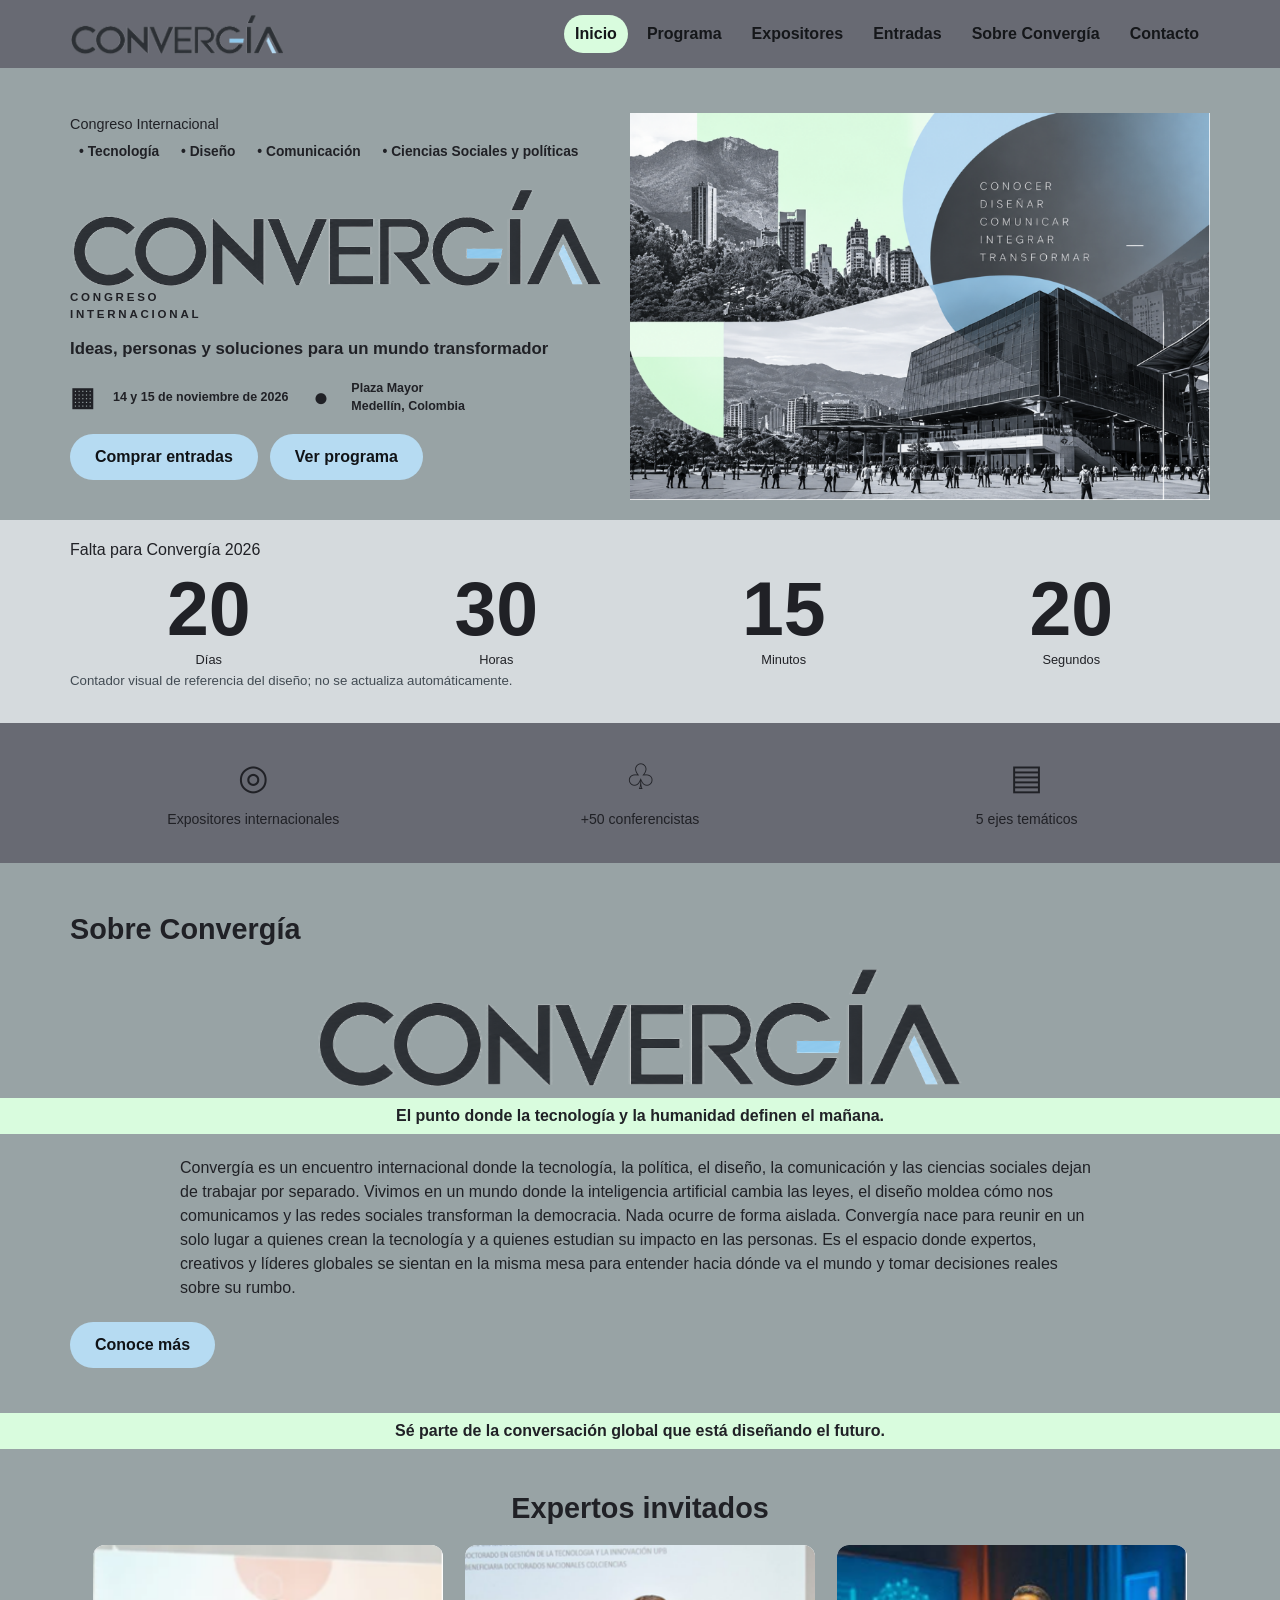
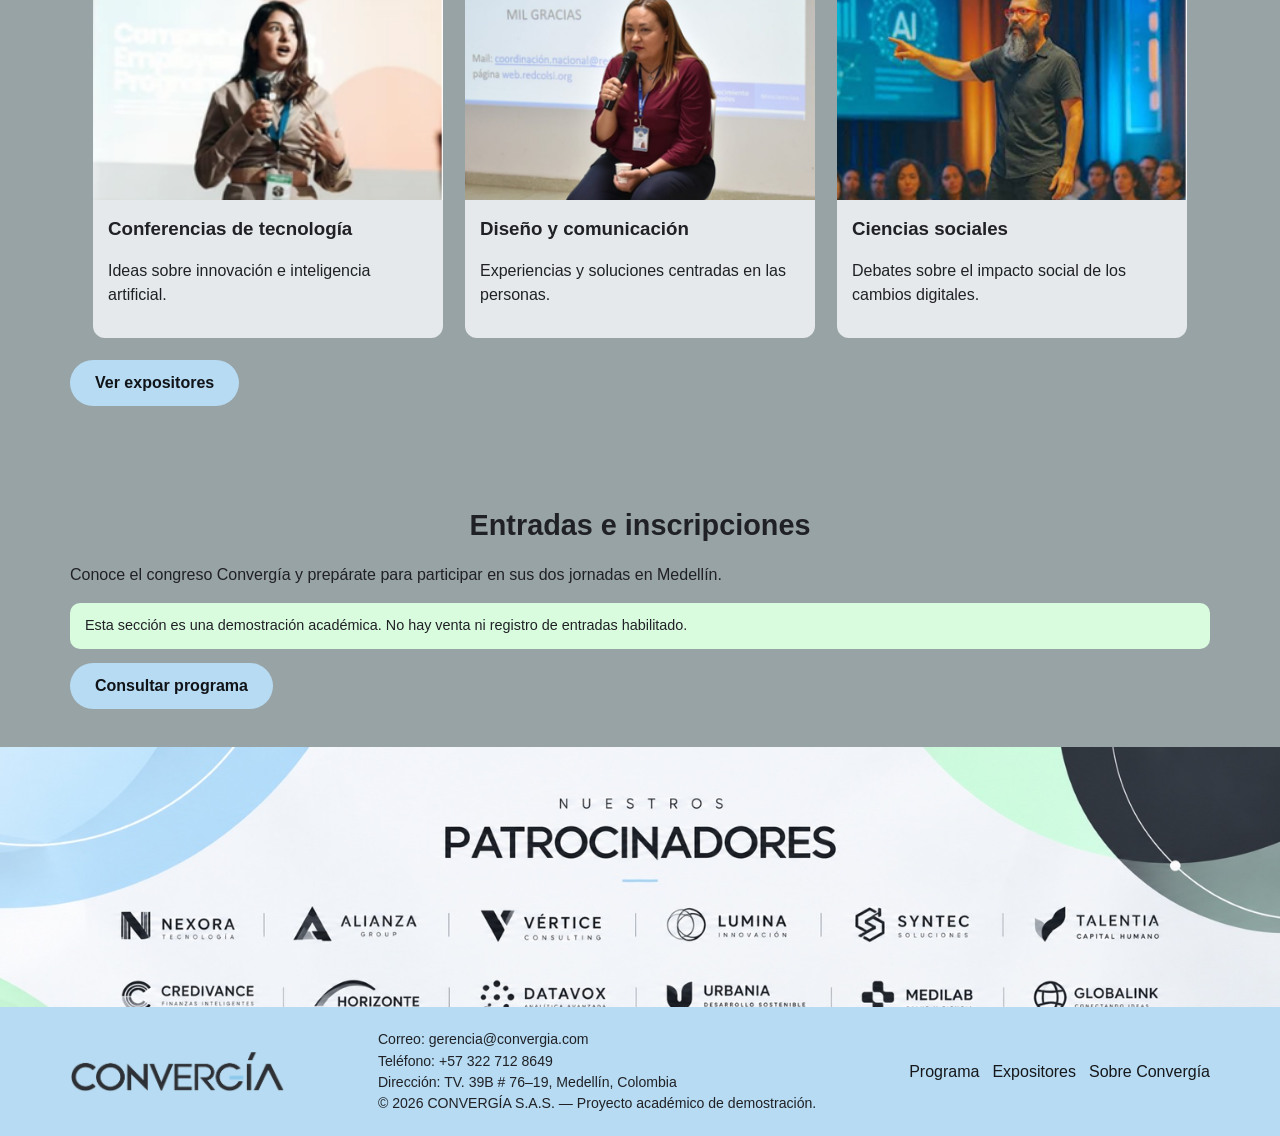
<file: index.html>
<!DOCTYPE html>

<html lang="es">
<head>
    <meta charset="utf-8"/><meta content="width=device-width, initial-scale=1.0" name="viewport"/>
    <meta content="Convergía, Congreso Internacional de Tecnología, Diseño, Comunicación y Ciencias Sociales en Medellín." name="description"/>
      <title>Convergía | Inicio</title>
      <link href="css/estilos.css" rel="stylesheet"/>
</head>
<body>
<header class="cabecera">
    <div class="contenedor cabecera-interior">
        <a aria-label="Convergía, inicio" class="marca" href="index.html">
            <img alt="Convergía" src="img/logo-convergia.png"/>
        </a>
        <input class="menu-control" id="abrir-menu" type="checkbox"/>
        <label aria-label="Abrir menú" class="menu-icono" for="abrir-menu">☰</label>
        <nav aria-label="Navegación principal" class="navegacion">
            <a class="activo" href="index.html">Inicio</a><a href="programa.html">Programa</a>
            <a href="expositores.html">Expositores</a>
            <a href="#entradas">Entradas</a>
            <a href="#sobre">Sobre Convergía</a>
            <a href="#contacto">Contacto</a>
        </nav>
    </div>
</header>
<main>
<section class="portada">
    <div class="contenedor">
        <div class="portada-layout">
            <div class="portada-texto">
                <p class="etiqueta">Congreso Internacional</p>
                <p class="temas">
                    <span>• Tecnología</span>
                    <span>• Diseño</span>
                    <span>• Comunicación</span>
                    <span>• Ciencias Sociales y políticas</span>
                </p>
                <div class="titulo-portada">
                    <h1><img alt="Convergía" src="img/logo-convergia.png"/></h1>
                    <p>CONGRESO<br/>INTERNACIONAL</p>
                </div>
                    <p class="subtitulo">Ideas, personas y soluciones para un mundo transformador</p>
                    <div class="datos">
                        <div class="dato">
                            <span aria-hidden="true" class="simbolo">▦</span>
                            <span>14 y 15 de noviembre de 2026</span>
                        </div>
                        <div class="dato"><span aria-hidden="true" class="simbolo">●</span>
                            <span>Plaza Mayor<br/>Medellín, Colombia</span>
                        </div>
                    </div>
                    <div class="acciones">
                        <a class="boton" href="#entradas">Comprar entradas</a>
                        <a class="boton" href="programa.html">Ver programa</a>
                    </div>
                </div>
                <div class="portada-imagen"><img alt="Composición visual de Medellín y Plaza Mayor, sede del congreso Convergía" 
                    src="img/medellin.png"/>
                </div>
            </div>
        </div>
    </section>
<section aria-label="Cuenta regresiva ilustrativa" class="contador">
    <div class="contenedor">
        <p>Falta para Convergía 2026</p>
        <div class="contador-grid">
            <div><strong>20</strong>
                <small>Días</small>
            </div>
            <div>
                <strong>30</strong>
                <small>Horas</small>
            </div>
            <div>
                <strong>15</strong>
                <small>Minutos</small>
            </div>
            <div>
                <strong>20</strong>
                <small>Segundos</small>
            </div>
        </div>
        <p class="nota">Contador visual de referencia del diseño; no se actualiza automáticamente.</p>
    </div>
</section>
<section class="estadisticas">
    <div class="contenedor estadisticas-grid">
        <div class="estadistica">
            <div class="simbolo">◎
        </div>
            <p>Expositores internacionales</p>

        </div>
        <div class="estadistica">
            <div class="simbolo">♧</div>
            <p>+50 conferencistas</p>
        </div>
        <div class="estadistica">
            <div class="simbolo">▤

        </div>
        <p>5 ejes temáticos</p>
    </div>
</div>
</section>
<section class="sobre" id="sobre">
    <div class="contenedor">
        <h2>Sobre Convergía</h2>
        <div class="marca-grande">
            <img alt="Convergía" src="img/logo-convergia.png"/>
        </div>
    </div>
    <div class="franja">El punto donde la tecnología y la humanidad definen el mañana.</div>
    <div class="contenedor">
        <p class="descripcion">Convergía es un encuentro internacional donde la tecnología, la política, el diseño, la comunicación y las ciencias sociales dejan de trabajar por separado. Vivimos en un mundo donde la inteligencia artificial cambia las leyes, el diseño moldea cómo nos comunicamos y las redes sociales transforman la democracia. Nada ocurre de forma aislada. Convergía nace para reunir en un solo lugar a quienes crean la tecnología y a quienes estudian su impacto en las personas. Es el espacio donde expertos, creativos y líderes globales se sientan en la misma mesa para entender hacia dónde va el mundo y tomar decisiones reales sobre su rumbo.</p>
        <a class="boton" href="#contacto">Conoce más</a>
    </div>
</section>
<div class="franja">Sé parte de la conversación global que está diseñando el futuro.</div>
<section class="seccion" id="expertos">
    <div class="contenedor">
        <h2>Expertos invitados</h2>
        <div class="expertos">
            <article class="experto">
                <div class="retrato retrato-foto">
                    <img alt="Fotografía de expositor invitado 1" src="img/expositor-1.png"/>
                </div>
                <div class="detalle">
                    <h3>Conferencias de tecnología</h3>
                    <p>Ideas sobre innovación e inteligencia artificial.</p>
                </div>
            </article>
            <article class="experto">
                <div class="retrato retrato-foto">
                    <img alt="Fotografía de expositor invitado 2" src="img/expositor-2.png"/>
                </div>
                <div class="detalle">
                    <h3>Diseño y comunicación</h3>
                    <p>Experiencias y soluciones centradas en las personas.</p>
                </div>
            </article>
            <article class="experto">
                <div class="retrato retrato-foto">
                    <img alt="Fotografía de expositor invitado 3" src="img/expositor-3.png"/>
                </div>
                <div class="detalle">
                    <h3>Ciencias sociales</h3>
                    <p>Debates sobre el impacto social de los cambios digitales.</p>
                </div>
            </article>
        </div>
        <div class="enlaces-internos">
            <a class="boton" href="expositores.html">Ver expositores</a>
        </div>
    </div>
</section>
<section class="seccion" id="entradas">
    <div class="contenedor">
        <h2>Entradas e inscripciones</h2>
        <p>Conoce el congreso Convergía y prepárate para participar en sus dos jornadas en Medellín.</p>
        <p class="aviso">Esta sección es una demostración académica. No hay venta ni registro de entradas habilitado.</p>
        <a class="boton" href="programa.html">Consultar programa</a>
    </div>
</section>
<section aria-label="Patrocinadores de demostración" class="patrocinadores">
    <img alt="Composición gráfica de patrocinadores ficticios y propuesta visual del pie de página" src="img/patrocinadores-footer.jpg"/></section>
</main>
<footer class="pie" id="contacto">
    <div class="contenedor pie-interior">
        <a class="marca" href="index.html">
            <img alt="Convergía" src="img/logo-convergia.png"/>
        </a>
        <div>
            <p>Correo: gerencia@convergia.com</p>
            <p>Teléfono: +57 322 712 8649</p>
            <p>Dirección: TV. 39B # 76–19, Medellín, Colombia</p>
            <p>© 2026 CONVERGÍA S.A.S. — Proyecto académico de demostración.</p>
        </div>
        <nav aria-label="Enlaces del pie">
            <a href="programa.html">Programa</a>
            <a href="expositores.html">Expositores</a>
            <a href="#sobre">Sobre Convergía</a>
        </nav>
    </div>
</footer>
</body>
</html>
</file>
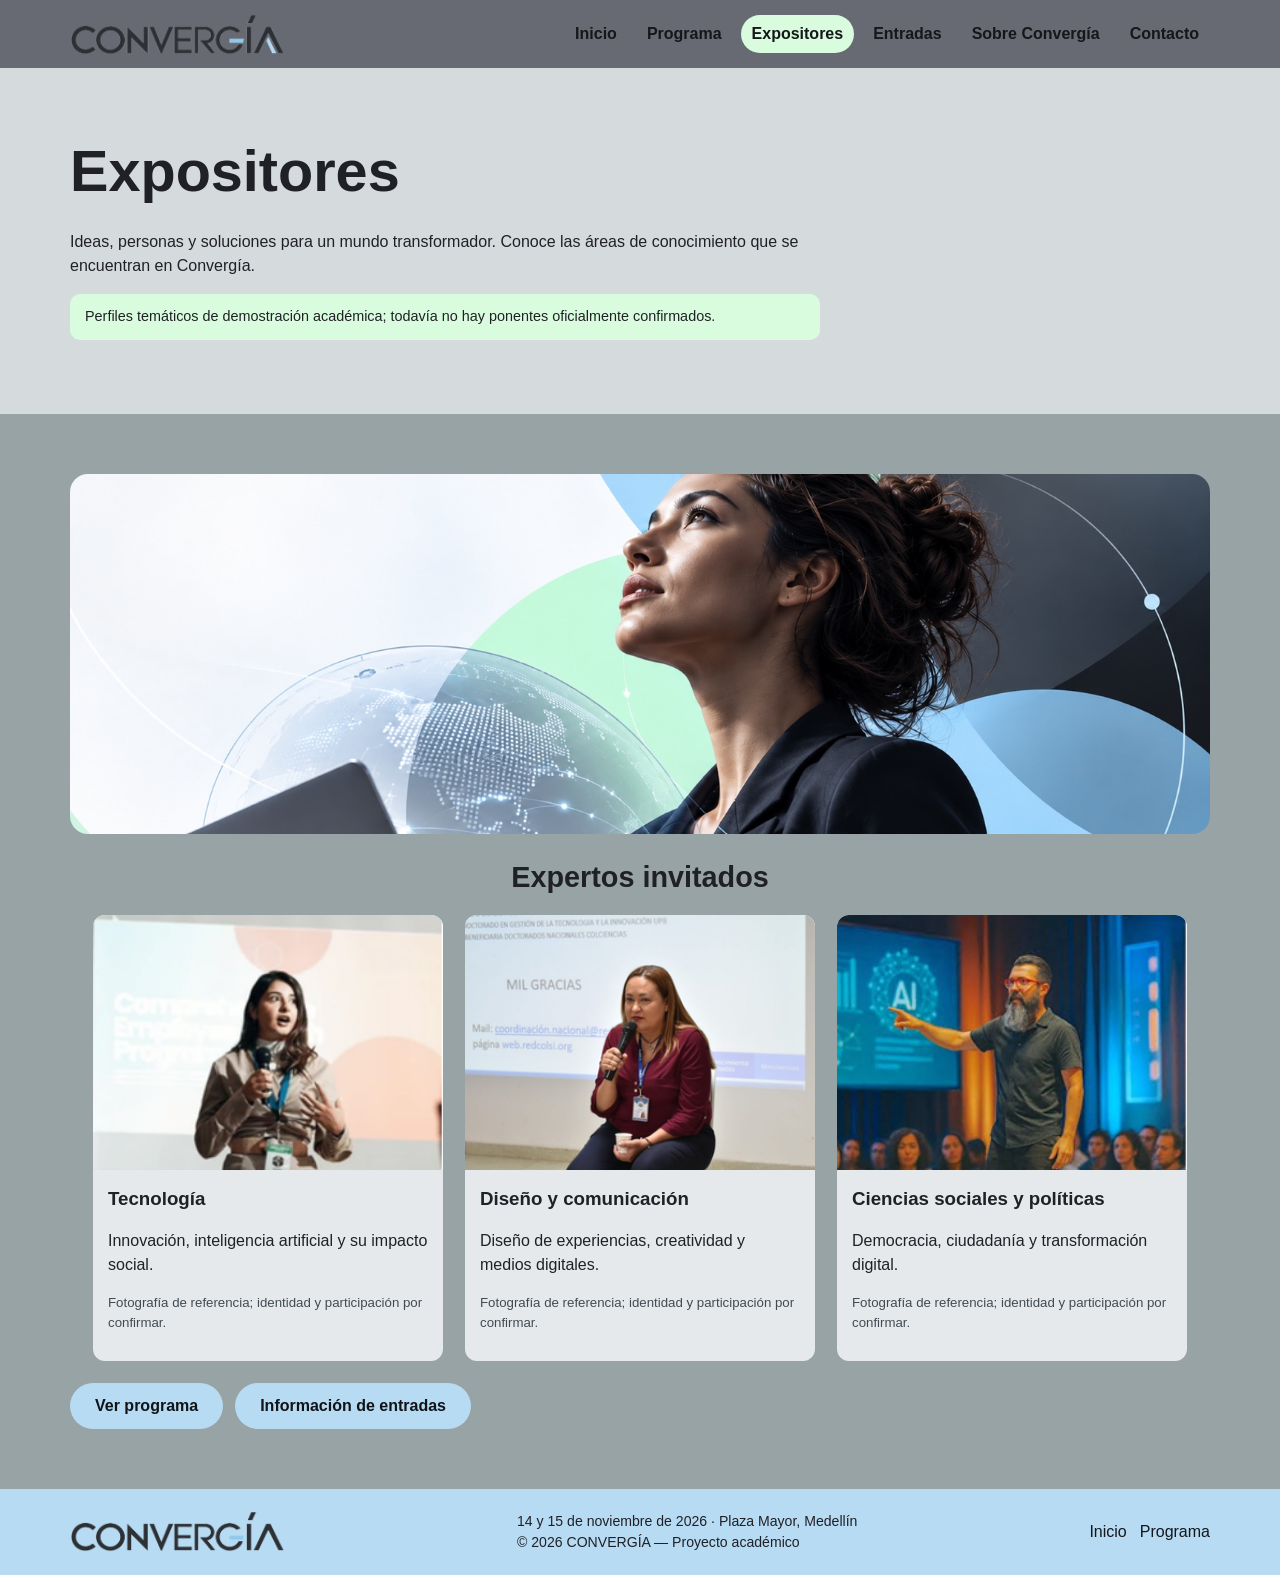
<file: expositores.html>
<!DOCTYPE html>
<html lang="es">
    <head>
        <meta charset="utf-8"/>
        <meta content="width=device-width, initial-scale=1.0" name="viewport"/>
        <title>Convergía | Expositores</title>
        <link href="css/estilos.css" rel="stylesheet"/>
    </head>
    <body>
        <header class="cabecera">
            <div class="contenedor cabecera-interior">
                <a class="marca" href="index.html">
                    <img alt="Convergía" src="img/logo-convergia.png"/>
                </a>
                <input class="menu-control" id="abrir-menu" type="checkbox"/>
                <label aria-label="Abrir menú" class="menu-icono" for="abrir-menu">☰</label>
                <nav class="navegacion">
                    <a href="index.html">Inicio</a>
                    <a href="programa.html">Programa</a>
                    <a class="activo" href="expositores.html">Expositores</a>
                    <a href="index.html#entradas">Entradas</a>
                    <a href="index.html#sobre">Sobre Convergía</a>
                    <a href="index.html#contacto">Contacto</a>
                </nav>
            </div>
        </header>
        <main>
            <section class="pagina-titulo">
                <div class="contenedor">
                    <h1>Expositores</h1>
                    <p>Ideas, personas y soluciones para un mundo transformador. Conoce las áreas de conocimiento que se encuentran en Convergía.</p>
                    <p class="aviso">Perfiles temáticos de demostración académica; todavía no hay ponentes oficialmente confirmados.</p>
                </div>
            </section>
            <section class="seccion">
                <div class="contenedor">
                    <img alt="Profesional con tableta y representación digital del mundo" class="interior-imagen" src="img/tecnologia.jpg"/>
                    <h2>Expertos invitados</h2>
                    <div class="expertos">
                        <article class="experto">
                            <div class="retrato retrato-foto">
                                <img alt="Fotografía de expositor invitado 1" src="img/expositor-1.png"/>
                            </div>
                            <div class="detalle">
                                <h3>Tecnología</h3>
                                <p>Innovación, inteligencia artificial y su impacto social.</p>
                                <p class="nota">Fotografía de referencia; identidad y participación por confirmar.</p>
                            </div>
                        </article>
                        <article class="experto">
                            <div class="retrato retrato-foto">
                                <img alt="Fotografía de expositor invitado 2" src="img/expositor-2.png"/>
                            </div>
                            <div class="detalle">
                                <h3>Diseño y comunicación</h3>
                                <p>Diseño de experiencias, creatividad y medios digitales.</p>
                                <p class="nota">Fotografía de referencia; identidad y participación por confirmar.</p>
                            </div>
                        </article>
                        <article class="experto">
                            <div class="retrato retrato-foto">
                                <img alt="Fotografía de expositor invitado 3" src="img/expositor-3.png"/>
                            </div>
                            <div class="detalle">
                                <h3>Ciencias sociales y políticas</h3>
                                <p>Democracia, ciudadanía y transformación digital.</p>
                                <p class="nota">Fotografía de referencia; identidad y participación por confirmar.</p>
                            </div>
                        </article>
                    </div>
                    <div class="enlaces-internos">
                        <a class="boton" href="programa.html">Ver programa</a>
                        <a class="boton" href="index.html#entradas">Información de entradas</a>
                    </div>
                </div>
            </section>
        </main>
        <footer class="pie">
            <div class="contenedor pie-interior">
                <a class="marca" href="index.html">
                    <img alt="Convergía" src="img/logo-convergia.png"/>
                </a>
                <p>14 y 15 de noviembre de 2026 · Plaza Mayor, Medellín<br/>© 2026 CONVERGÍA — Proyecto académico</p>
                <nav>
                    <a href="index.html">Inicio</a>
                    <a href="programa.html">Programa</a>
                </nav>
            </div>
        </footer>
    </body>
    </html>
</file>
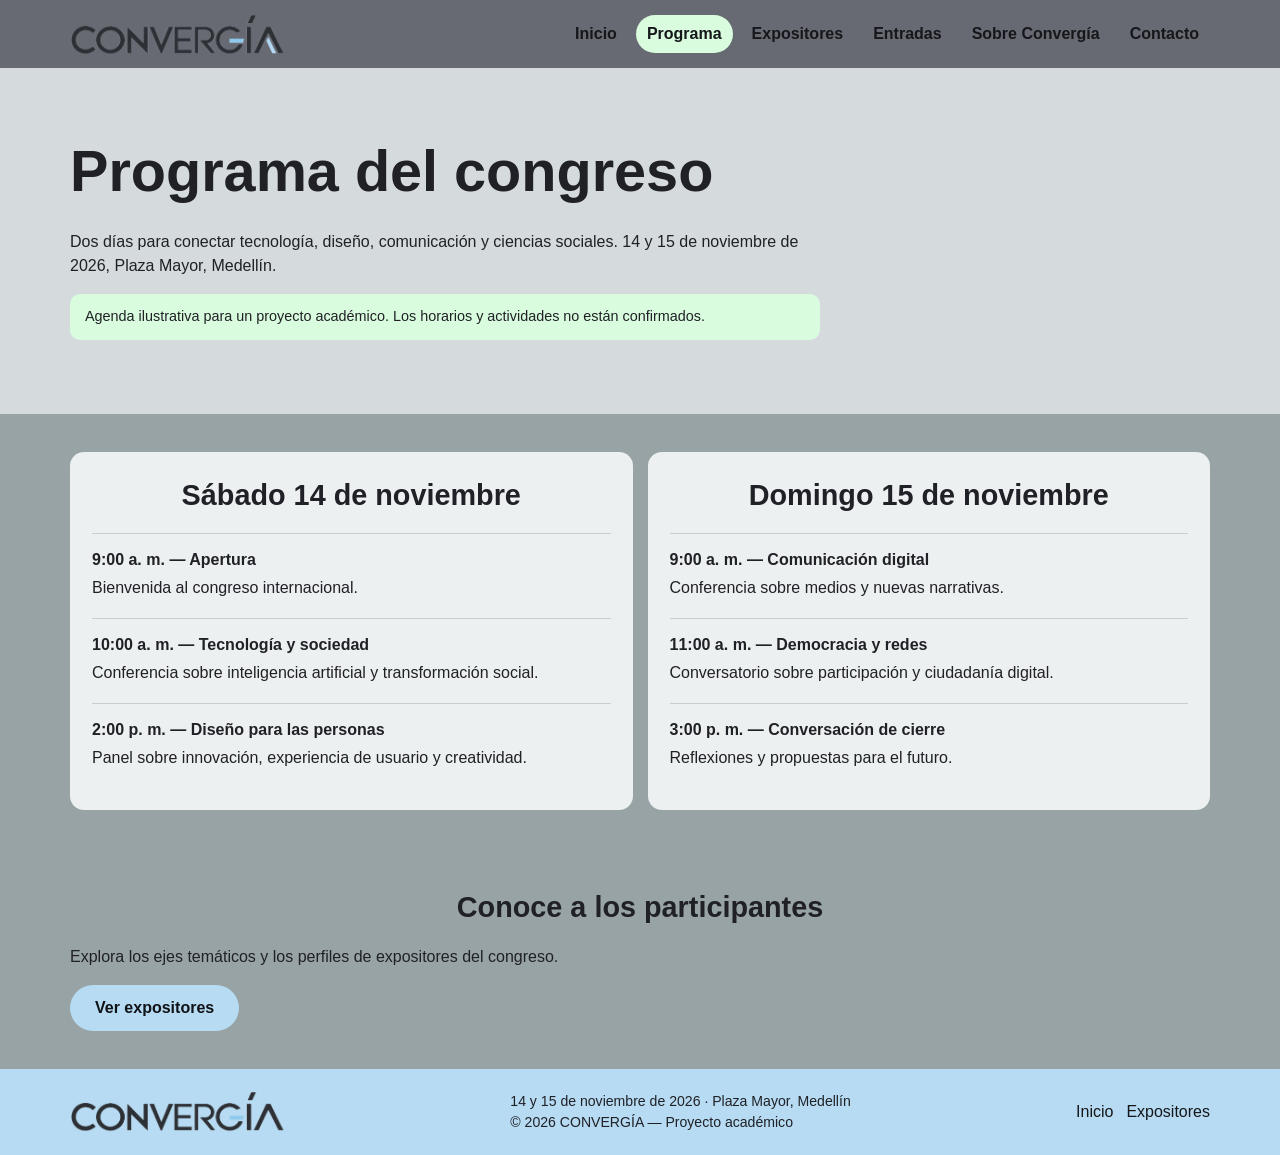
<file: programa.html>
<!DOCTYPE html>
<html lang="es">
    <head>
        <meta charset="utf-8"/>
        <meta content="width=device-width, initial-scale=1.0" name="viewport"/>
        <title>Convergía | Programa</title>
        <link href="css/estilos.css" rel="stylesheet"/>
    </head>
    <body>
        <header class="cabecera">
            <div class="contenedor cabecera-interior">
                <a class="marca" href="index.html">
                    <img alt="Convergía" src="img/logo-convergia.png"/>
                </a>
                <input class="menu-control" id="abrir-menu" type="checkbox"/>
                <label aria-label="Abrir menú" class="menu-icono" for="abrir-menu">☰</label>
                <nav class="navegacion">
                    <a href="index.html">Inicio</a>
                    <a class="activo" href="programa.html">Programa</a>
                    <a href="expositores.html">Expositores</a>
                    <a href="index.html#entradas">Entradas</a>
                    <a href="index.html#sobre">Sobre Convergía</a>
                    <a href="index.html#contacto">Contacto</a>
                </nav>
            </div>
        </header>
        <main>
            <section class="pagina-titulo"><div class="contenedor">
                <h1>Programa del congreso</h1>
                <p>Dos días para conectar tecnología, diseño, comunicación y ciencias sociales. 14 y 15 de noviembre de 2026, Plaza Mayor, Medellín.</p>
                <p class="aviso">Agenda ilustrativa para un proyecto académico. Los horarios y actividades no están confirmados.</p>
            </div>
        </section>
        <section class="seccion">
            <div class="contenedor agenda">
                <article class="dia">
                    <h2>Sábado 14 de noviembre</h2>
                    <div class="actividad">
                        <strong>9:00 a. m. — Apertura</strong>
                        <p>Bienvenida al congreso internacional.</p>
                    </div>
                    <div class="actividad">
                        <strong>10:00 a. m. — Tecnología y sociedad</strong>
                        <p>Conferencia sobre inteligencia artificial y transformación social.</p>
                    </div>
                    <div class="actividad">
                        <strong>2:00 p. m. — Diseño para las personas</strong>
                        <p>Panel sobre innovación, experiencia de usuario y creatividad.</p>
                    </div>
                </article>
                <article class="dia">
                    <h2>Domingo 15 de noviembre</h2>
                    <div class="actividad">
                        <strong>9:00 a. m. — Comunicación digital</strong>
                        <p>Conferencia sobre medios y nuevas narrativas.</p>
                    </div>
                    <div class="actividad">
                        <strong>11:00 a. m. — Democracia y redes</strong>
                        <p>Conversatorio sobre participación y ciudadanía digital.</p>
                    </div>
                    <div class="actividad">
                        <strong>3:00 p. m. — Conversación de cierre</strong>
                        <p>Reflexiones y propuestas para el futuro.</p>
                    </div>
                </article>
            </div>
        </section>
        <section class="seccion">
            <div class="contenedor">
                <h2>Conoce a los participantes</h2>
                <p>Explora los ejes temáticos y los perfiles de expositores del congreso.</p>
                <a class="boton" href="expositores.html">Ver expositores</a>
            </div>
        </section>
    </main>
    <footer class="pie" id="contacto">
        <div class="contenedor pie-interior">
            <a class="marca" href="index.html">
                <img alt="Convergía" src="img/logo-convergia.png"/>
            </a>
            <p>14 y 15 de noviembre de 2026 · Plaza Mayor, Medellín<br/>© 2026 CONVERGÍA — Proyecto académico</p>
            <nav>
                <a href="index.html">Inicio</a>
                <a href="expositores.html">Expositores</a>
            </nav>
        </div>
    </footer>
</body>
</html>
</file>
<file: css/estilos.css>
:root{--gris:#686A73;
    --oscuro:#383A40;
    --verde:#D9FCDE;
    --azul:#B6DBF2;
    --medio:#6E7078;
    --claro:#d5dadd
}

*{box-sizing:border-box
}

html{scroll-behavior:smooth
}

body{margin:
    0;font-family:
    Montserrat,Arial,sans-serif;
    background:#98a3a5;
    color:#202126;
    line-height:1.5
}

img{max-width:100%;
        height:auto
        ;display:block
}
a:link{color:#15171a
}
a:visited{color:#313947
}
a:hover{color:#176b81
}
a:focus-visible{outline:3px solid #137d98;
    outline-offset:3px}

.contenedor{width:min(1140px,92%)
    ;margin:auto
}
.cabecera{background:var(--gris);
        position:relative;
        z-index:2
}
.cabecera-interior{min-height:78px;
    display:flex;
    align-items:center;
    justify-content:space-between;
    gap:20px
}
.marca{font-size:clamp(1.55rem,5vw,2.5rem);
    font-weight:500;
    letter-spacing:-.09em;
    text-decoration:none!important;
    color:#202126!important;
    line-height:1
}
.marca span{color:var(--azul)
}
.marca small{display:block;
    letter-spacing:.28em;font-size:.29em;
    margin-top:8px;
    font-weight:500
}
.menu-control{position:absolute;
    opacity:0
}
.menu-icono{font-size:2.3rem;
    cursor:pointer;
    ;line-height:1
}
.navegacion{display:none
    ;position:absolute
    ;top:78px
    ;left:0
    ;right:0
    ;background:var(--gris);
    padding:16px 5%;flex-direction:column
    ;gap:14px
}

.menu-control:checked~.navegacion{display:flex
}
.navegacion a{text-decoration:none;
    font-weight:600;
    padding:7px 11px;
    border-radius:22px
}
.navegacion a:hover,.navegacion a.activo{background:var(--verde)
}
.portada{padding:30px 0 0
}
.temas{text-align:center;
    font-weight:700;font-size:1rem
    ;margin:0 0 24px
}
.temas span{display:inline-block;
    margin:0 9px
}
.datos{display:flex;
    flex-direction:column;
    gap:14px;
    margin:0 0 18px
}
.dato{display:flex;
    align-items:center;
    gap:18px;
    font-weight:700;
    font-size:1.04rem
}
.dato .simbolo{font-size:2rem;
    width:46px;
    text-align:center
}
.titulo-portada{display:flex;
    align-items:center;
    gap:12px;
    justify-content:space-between;
    margin:20px 0 16px
}
.titulo-portada h1{font-size:clamp(2.2rem,7vw,5rem);
    letter-spacing:-.09em;
    line-height:1;
    margin:0;
    font-weight:500}
.titulo-portada h1 span{color:var(--azul)
}.titulo-portada p{letter-spacing:.24em;
    text-align:center;
    font-size:.72rem;
    font-weight:700;margin:0
}
.subtitulo{font-size:1.05rem;
    font-weight:700;
    line-height:1.25;
    margin:10px 0 18px
}
.etiqueta{font-size:.9rem;
    margin:0 0 6px
}
.acciones{display:flex;
    flex-wrap:wrap;
    gap:12px;
    margin:18px 0
}
.boton{display:inline-block;
    background:var(--azul);
    border-radius:35px;
    padding:11px 25px;
    text-align:center;
    font-weight:700;
    text-decoration:none!important;
    color:#101317!important
}
.boton:hover{background:var(--verde)
}
.portada-imagen{width:100%;
    border-radius:28px;
    overflow:hidden}
.portada-imagen img{width:100%
}
.contador{background:var(--claro);
    padding:18px 0 22px;margin-top:25px
}
.contador p{margin:0 0 10px
}
.contador-grid{display:flex;
    justify-content:space-around;
    gap:10px;
    text-align:center
}
.contador-grid strong{display:block;
    font-size:clamp(2.4rem,7vw,4.7rem);
    line-height:1
}
.contador-grid small
{font-size:.8rem
}
.estadisticas{background:var(--gris);padding:28px 0
}
.estadisticas-grid{display:flex;
    justify-content:space-around;
    gap:20px;
    flex-wrap:wrap;
    text-align:center
}
.estadistica{flex:1 1 125px
}
.estadistica .simbolo{font-size:2.2rem
}
.estadistica p{font-size:
    .88rem;
    margin:5px 0
}
.sobre{padding:35px 0
}
.sobre h2,.seccion h2{font-size:1.8rem;
    margin:0 0 15px
}
.sobre .marca-grande{font-size:clamp(2.7rem,11vw,6rem);
    letter-spacing:-.09em;
    text-align:center;
    line-height:1.2;
    margin:8px 0
}
.franja{background:var(--verde);
    text-align:center;
    font-weight:700;
    padding:6px 12px
}
.sobre p.descripcion{max-width:920px;
    margin:22px auto
}
.seccion{padding:38px 0
}
.seccion h2{text-align:center
}
.expertos{display:flex;
    gap:22px;
    flex-wrap:wrap;
    justify-content:center
}
.experto{background:#e5e9eb;
    border-radius:12px;
    overflow:hidden;
    flex:1 1 220px;
    max-width:350px
}
.experto .retrato{height:165px;
    background:linear-gradient(135deg,var(--azul),var(--verde));
    display:flex;
    align-items:center;
    justify-content:center;
    color:#343a40;
    font-weight:700
}
.experto .detalle{padding:15px
}
.experto h3{margin:0 0 6px
}
.nota{font-size:.83rem;
    color:#424b53
}
.patrocinadores img{width:100%;
    object-fit:cover;
    object-position:top;
    max-height:260px
}
.pie{background:var(--azul);
    padding:28px 0
}
.pie-interior{display:flex;
    flex-direction:column;
    gap:15px;
    align-items:flex-start
}
.pie p{margin:0;
    font-size:.88rem
}
.pie nav{display:flex;
    gap:13px;
    flex-wrap:wrap
}
.pie nav a{text-decoration:none
}
.pagina-titulo{padding:60px 0;
    background:var(--claro)
}
.pagina-titulo h1{font-size:clamp(2rem,6vw,3.6rem);
    margin:0
}
.pagina-titulo p{max-width:750px
}
.agenda{display:flex;
    flex-direction:column;
    gap:15px
}
.dia{background:#edf0f1;
    border-radius:14px;
    padding:22px
}
.dia h2{margin-top:0
}
.actividad{border-top:1px solid #c5ced0;
    padding:14px 0
}
.actividad strong{display:block
}
.actividad p{margin:4px 0
}
.interior-imagen{max-height:360px;
    width:100%;
    object-fit:cover;
    border-radius:18px;
    margin:22px 0
}
.aviso{padding:12px 15px;
    background:var(--verde);
    border-radius:10px;
    font-size:.9rem
}
.enlaces-internos{display:flex;
    gap:12px;
    flex-wrap:wrap;
    margin:22px 0
}
@media(min-width:700px
)
{.datos{flex-direction:row;
    gap:35px}
.agenda{flex-direction:row}
.dia{flex:1}
.pie-interior{flex-direction:row;
    justify-content:space-between;
    align-items:center}
.portada-imagen{border-radius:0}
.temas{text-align:left}
}
@media(min-width:950px)
{.cabecera-interior{min-height:68px}
.menu-icono{display:none}
.navegacion{display:flex;
    position:static;
    padding:0;
    flex-direction:row;
    align-items:center;
    gap:8px}
.portada{padding:45px 0 0}
.portada-layout{display:flex;
        align-items:center;
        gap:25px}.portada-texto{width:48%}
.portada-imagen{width:52%}
.titulo-portada{display:block}
.titulo-portada p{text-align:left}
.temas{font-size:.86rem}
.datos{gap:20px}
.dato{font-size:.78rem}
.dato .simbolo{font-size:1.6rem;width:25px}
.contador{margin-top:20px}
.sobre{padding:45px 0}
.pie{padding:22px 0}}

.marca img{display:block;
    width:190px;
    max-width:100%;
    height:auto
}
.titulo-portada h1 img{display:block;
    width:100%;
    max-width:590px;
    height:auto}
.marca-grande img{display:block;
    width:min(650px,90%);
    height:auto;
    margin:0 auto
}
.experto .retrato-foto{height:235px;
    background:#e5e9eb;
    display:block;
    overflow:hidden
}
.experto .retrato-foto img{width:100%;
    height:100%;
    object-fit:cover;
    object-position:center top
}
@media(min-width:768px)
{.marca img{width:215px}
.experto .retrato-foto{height:255px}}
</file>
